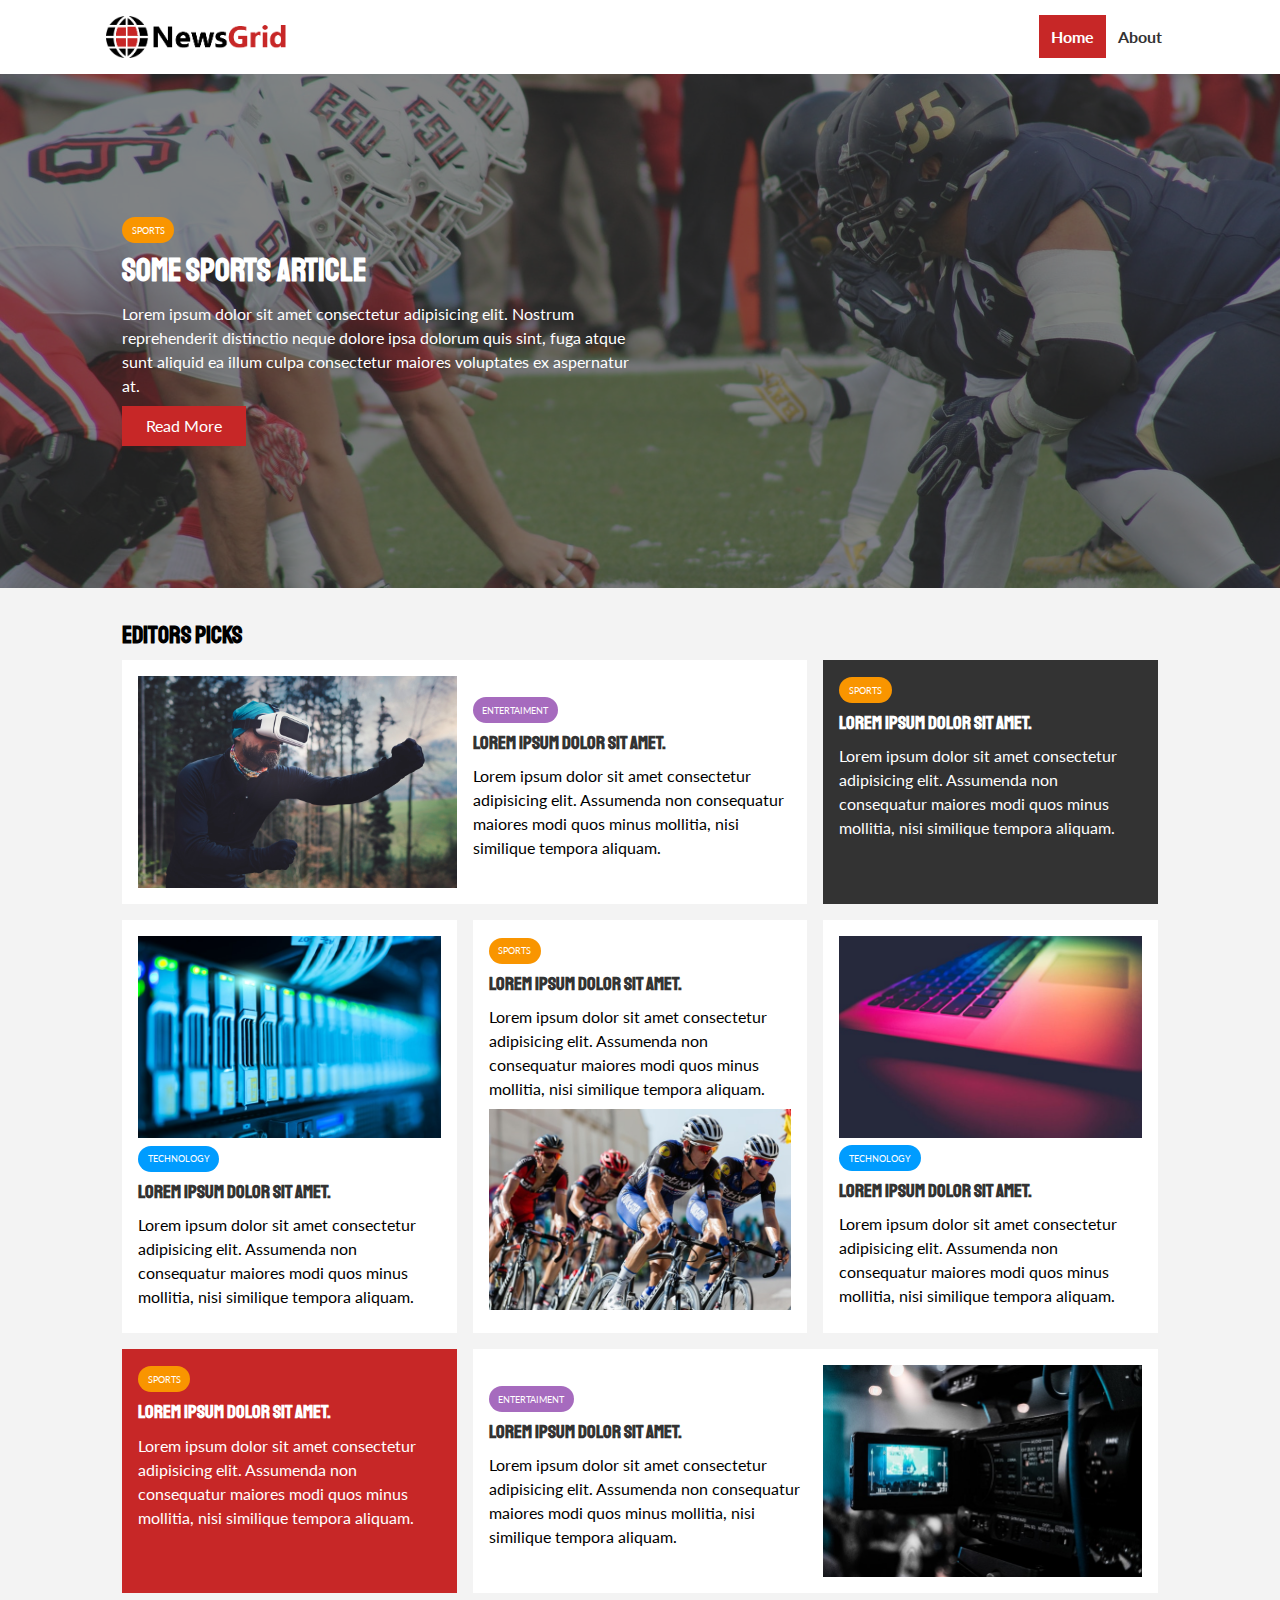
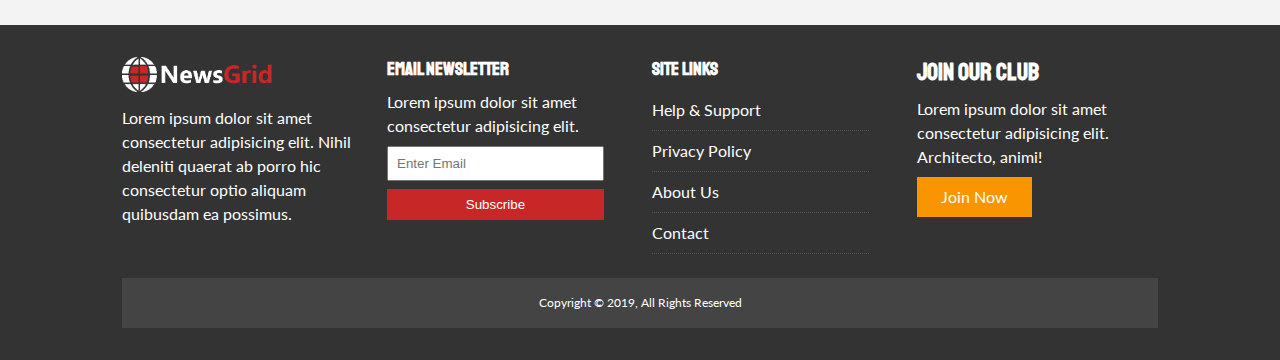
<file: index.html>
<!DOCTYPE html>
<html lang="en">
<head>
  <meta charset="UTF-8">
  <meta name="viewport" content="width=device-width, initial-scale=1.0">
  <meta http-equiv="X-UA-Compatible" content="ie=edge">
  <link rel="stylesheet" href="https://use.fontawesome.com/releases/v5.7.2/css/all.css" integrity="sha384-fnmOCqbTlWIlj8LyTjo7mOUStjsKC4pOpQbqyi7RrhN7udi9RwhKkMHpvLbHG9Sr" crossorigin="anonymous">
  <link href="https://fonts.googleapis.com/css?family=Lato|Staatliches" rel="stylesheet">
  <link rel="stylesheet" href="css/style.css">
  <link rel="stylesheet" media="screen and (max-width: 768px)" href="css/mobile.css">
  <link rel="shortcut icon" type="image/x-icon" href="favicon.ico">
  <title>News Grid | Latest News</title>
</head>
<body>
  <nav id="main-nav">
    <div class="container">
      <img src="img/logo.png" alt="News Grid" class="logo">
      <div class="social">
        <!-- fa-2x делает иконки больше в два раза -->
        <a href="http://facebook.com" target="_blank"><i class="fab fa-facebook fa-2x"></i></a>
        <a href="http://twitter.com" target="_blank"><i class="fab fa-twitter fa-2x"></i></a>
        <a href="http://instagram.com" target="_blank"><i class="fab fa-instagram fa-2x"></i></a>
        <a href="http://youtube.com" target="_blank"><i class="fab fa-youtube fa-2x"></i></a>
      </div>
      <ul>
        <li><a class="current" href="index.html">Home</a></li>
        <li><a href="about.html">About</a></li>
      </ul>
    </div>
  </nav>

  <!-- Showcase -->
  <header id="showcase">
    <div class="container">
      <div class="showcase-container">
        <div class="showcase-content">
          <div class="category category-sports">Sports</div>
          <h1>Some sports article</h1>
          <p>Lorem ipsum dolor sit amet consectetur adipisicing elit. Nostrum reprehenderit distinctio neque dolore ipsa dolorum quis sint, fuga atque sunt aliquid ea illum culpa consectetur maiores voluptates ex aspernatur at.</p>
          <a href="article.html" class="btn btn-primary">Read More</a>
        </div>
      </div>
    </div>
  </header>

  <!-- Home Articles-->
  <section id="home-articles" class="py-2">
    <div class="container">
        <h2>Editors Picks</h2>
        <!-- grid within a grid -->
        <div class="articles-container">
          <article class="card">
            <img src="img/articles/ent1.jpg" alt="">
            <div>
              <div class="category category-ent">Entertaiment</div>
              <h3>
                <a href="article.html">Lorem ipsum dolor sit amet.</a>
              </h3>
              <p>Lorem ipsum dolor sit amet consectetur adipisicing elit. Assumenda non consequatur maiores modi quos minus mollitia, nisi similique tempora aliquam.</p>
            </div>
          </article>

          <article class="card bg-dark">
            <div class="category category-sports">Sports</div>
            <h3>
              <a href="article.html">Lorem ipsum dolor sit amet.</a>
            </h3>
            <p>Lorem ipsum dolor sit amet consectetur adipisicing elit. Assumenda non consequatur maiores modi quos minus mollitia, nisi similique tempora aliquam.</p>
          </article>

          <article class="card">
            <img src="img/articles/tech1.jpg" alt="">
            <div class="category category-tech">Technology</div>
            <h3>
              <a href="article.html">Lorem ipsum dolor sit amet.</a>
            </h3>
            <p>Lorem ipsum dolor sit amet consectetur adipisicing elit. Assumenda non consequatur maiores modi quos minus mollitia, nisi similique tempora aliquam.</p>
          </article>

          <article class="card">
            <div class="category category-sports">Sports</div>
            <h3>
              <a href="article.html">Lorem ipsum dolor sit amet.</a>
            </h3>
            <p>Lorem ipsum dolor sit amet consectetur adipisicing elit. Assumenda non consequatur maiores modi quos minus mollitia, nisi similique tempora aliquam.</p>
            <img src="img/articles/sports1.jpg" alt="">
          </article>

          <article class="card">
            <img src="img/articles/tech2.jpg" alt="">
            <div class="category category-tech">Technology</div>
            <h3>
              <a href="article.html">Lorem ipsum dolor sit amet.</a>
            </h3>
            <p>Lorem ipsum dolor sit amet consectetur adipisicing elit. Assumenda non consequatur maiores modi quos minus mollitia, nisi similique tempora aliquam.</p>
          </article>

          <article class="card bg-primary">
            <div class="category category-sports">Sports</div>
            <h3>
              <a href="article.html">Lorem ipsum dolor sit amet.</a>
            </h3>
            <p>Lorem ipsum dolor sit amet consectetur adipisicing elit. Assumenda non consequatur maiores modi quos minus mollitia, nisi similique tempora aliquam.</p>
          </article>

          <article class="card">
            <div>
              <div class="category category-ent">Entertaiment</div>
              <h3>
                <a href="article.html">Lorem ipsum dolor sit amet.</a>
              </h3>
              <p>Lorem ipsum dolor sit amet consectetur adipisicing elit. Assumenda non consequatur maiores modi quos minus mollitia, nisi similique tempora aliquam.</p>
            </div>
            <img src="img/articles/ent2.jpg" alt="">
          </article>
        </div>
    </div>
  </section>

  <!-- Footer -->
  <footer id="main-footer" class="py-2">
    <div class="container footer-container">
      <div>
        <img src="img/logo_light.png" alt="NewsGrid">
        <p>Lorem ipsum dolor sit amet consectetur adipisicing elit. Nihil deleniti quaerat ab porro hic consectetur optio aliquam quibusdam ea possimus.</p>
      </div>

      <div>
        <h3>Email Newsletter</h3>
        <p>Lorem ipsum dolor sit amet consectetur adipisicing elit.</p>            
        <form name="contact" method="POST" data-netlify="true">
          <input type="email" name="email" placeholder="Enter Email">
          <input type="submit" value="Subscribe" class="btn btn-primary">
        </form>   
      </div>

      <div>
        <h3>Site Links</h3>
        <ul class="list">
          <li><a href="#">Help & Support </a></li>
          <li><a href="#">Privacy Policy </a></li>
          <li><a href="#">About Us </a></li>
          <li><a href="#">Contact </a></li>
        </ul>
      </div>

      <div>
        <h2>Join our club</h2>
        <p>Lorem ipsum dolor sit amet consectetur adipisicing elit. Architecto, animi!</p>
        <a href="" class="btn btn-secondary">Join Now</a>
    </div>

      <div>
        <p>Copyright &copy; 2019, All Rights Reserved</p>
      </div>

  </footer>
</body>
</html>
</file>
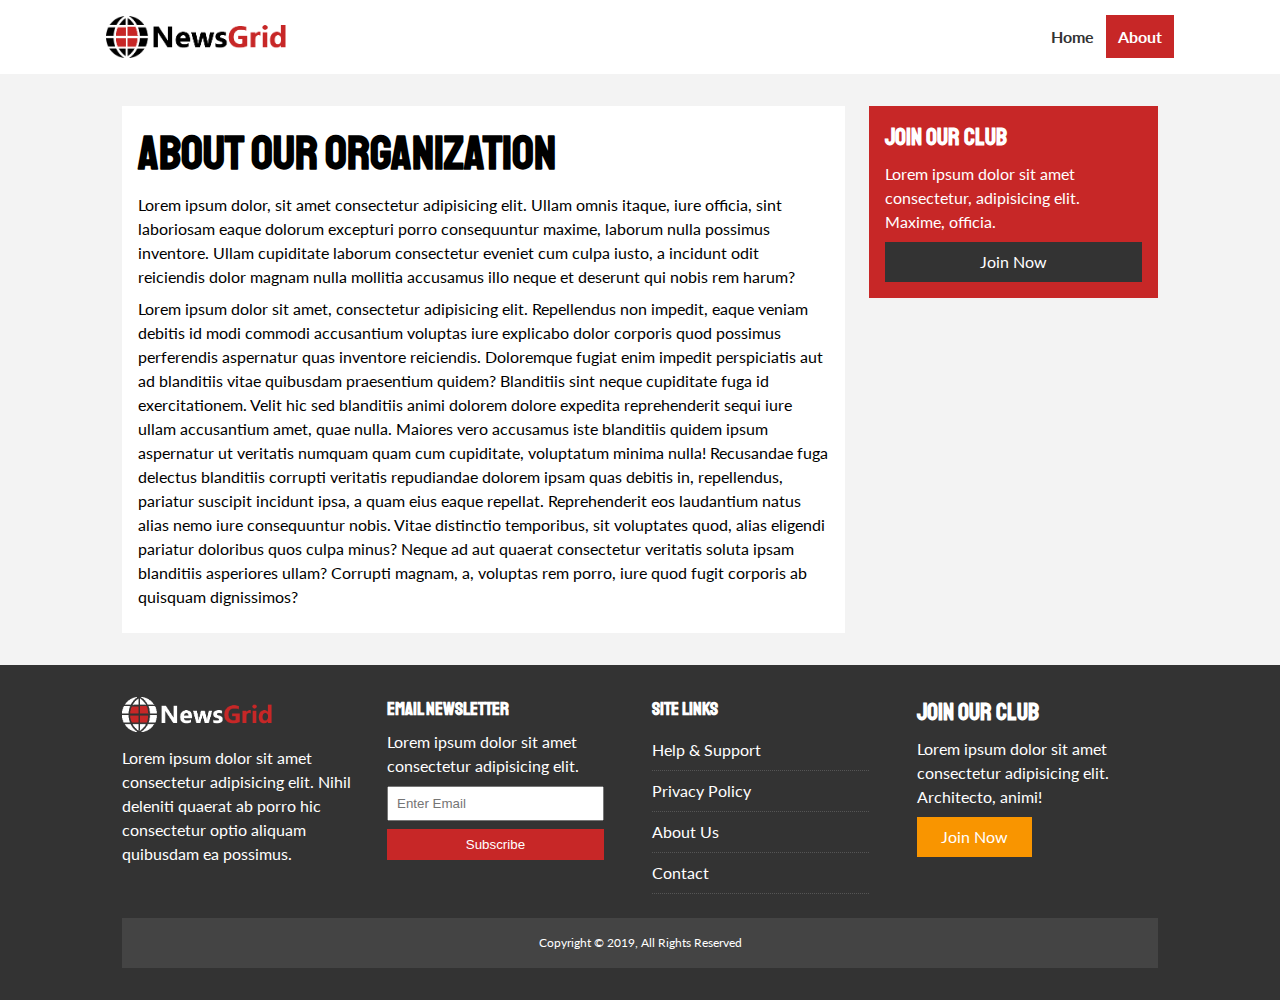
<file: about.html>
<!DOCTYPE html>
<html lang="en">
<head>
  <meta charset="UTF-8">
  <meta name="viewport" content="width=device-width, initial-scale=1.0">
  <meta http-equiv="X-UA-Compatible" content="ie=edge">
  <link rel="stylesheet" href="https://use.fontawesome.com/releases/v5.7.2/css/all.css" integrity="sha384-fnmOCqbTlWIlj8LyTjo7mOUStjsKC4pOpQbqyi7RrhN7udi9RwhKkMHpvLbHG9Sr" crossorigin="anonymous">
  <link href="https://fonts.googleapis.com/css?family=Lato|Staatliches" rel="stylesheet">
  <link rel="stylesheet" href="css/style.css">
  <link rel="stylesheet" media="screen and (max-width: 768px)" href="css/mobile.css">
  <link rel="shortcut icon" type="image/x-icon" href="favicon.ico">
  <title> News Grid | About</title>
</head>
<body>
  <!-- NavBar -->
  <nav id="main-nav">
    <div class="container">
      <img src="img/logo.png" alt="News Grid" class="logo">
      <div class="social">
        <!-- fa-2x делает иконки больше в два раза -->
        <a href="http://facebook.com" target="_blank"><i class="fab fa-facebook fa-2x"></i></a>
        <a href="http://twitter.com" target="_blank"><i class="fab fa-twitter fa-2x"></i></a>
        <a href="http://instagram.com" target="_blank"><i class="fab fa-instagram fa-2x"></i></a>
        <a href="http://youtube.com" target="_blank"><i class="fab fa-youtube fa-2x"></i></a>
      </div>
      <ul>
        <li><a href="index.html">Home</a></li>
        <li><a class="current" href="about.html">About</a></li>
      </ul>
    </div>
  </nav>

  <!-- Section, about -->
  <section id="about">
    <!-- container is used to align everything to the middle - делаем общий контейнер для всех дивов -->
    <div class="container">
      <div class="page-container">
        <article class="card">
          <h1 class="l-heading">About Our Organization</h1>
          <p>Lorem ipsum dolor, sit amet consectetur adipisicing elit. Ullam omnis itaque, iure officia, sint laboriosam eaque dolorum excepturi porro consequuntur maxime, laborum nulla possimus inventore. Ullam cupiditate laborum consectetur eveniet cum culpa iusto, a incidunt odit reiciendis dolor magnam nulla mollitia accusamus illo neque et deserunt qui nobis rem harum?</p>
          <p>Lorem ipsum dolor sit amet, consectetur adipisicing elit. Repellendus non impedit, eaque veniam debitis id modi commodi accusantium voluptas iure explicabo dolor corporis quod possimus perferendis aspernatur quas inventore reiciendis. Doloremque fugiat enim impedit perspiciatis aut ad blanditiis vitae quibusdam praesentium quidem? Blanditiis sint neque cupiditate fuga id exercitationem. Velit hic sed blanditiis animi dolorem dolore expedita reprehenderit sequi iure ullam accusantium amet, quae nulla. Maiores vero accusamus iste blanditiis quidem ipsum aspernatur ut veritatis numquam quam cum cupiditate, voluptatum minima nulla! Recusandae fuga delectus blanditiis corrupti veritatis repudiandae dolorem ipsam quas debitis in, repellendus, pariatur suscipit incidunt ipsa, a quam eius eaque repellat. Reprehenderit eos laudantium natus alias nemo iure consequuntur nobis. Vitae distinctio temporibus, sit voluptates quod, alias eligendi pariatur doloribus quos culpa minus? Neque ad aut quaerat consectetur veritatis soluta ipsam blanditiis asperiores ullam? Corrupti magnam, a, voluptas rem porro, iure quod fugit corporis ab quisquam dignissimos?</p>
        </article>

  <!-- Section, aside - это сбоку форма для присоединения в клуб - Join our club -->
        <aside class="card bg-primary">
          <h2>Join Our Club</h2>
          <p>Lorem ipsum dolor sit amet consectetur, adipisicing elit. Maxime, officia.</p>
          <a href="" class="btn bg-dark btn-block">Join Now</a>
        </aside>
      </div>
    </div>
  </section>

   <!-- Footer -->
  <footer id="main-footer" class="py-2">
    <div class="container footer-container">
      <div>
        <img src="img/logo_light.png" alt="NewsGrid">
        <p>Lorem ipsum dolor sit amet consectetur adipisicing elit. Nihil deleniti quaerat ab porro hic consectetur optio aliquam quibusdam ea possimus.</p>
      </div>

      <div>
        <h3>Email Newsletter</h3>
        <p>Lorem ipsum dolor sit amet consectetur adipisicing elit.</p>            
        <form name="contact" method="POST" data-netlify="true">
          <input type="email" name="email" placeholder="Enter Email">
          <input type="submit" value="Subscribe" class="btn btn-primary">
        </form>     
      </div>

      <div>
        <h3>Site Links</h3>
        <ul class="list">
          <li><a href="#">Help & Support </a></li>
          <li><a href="#">Privacy Policy </a></li>
          <li><a href="#">About Us </a></li>
          <li><a href="#">Contact </a></li>
        </ul>
      </div>

      <div>
        <h2>Join our club</h2>
        <p>Lorem ipsum dolor sit amet consectetur adipisicing elit. Architecto, animi!</p>
        <a href="" class="btn btn-secondary">Join Now</a>
    </div>

      <div>
        <p>Copyright &copy; 2019, All Rights Reserved</p>
      </div>

  </footer>
</body>
</html>
</file>
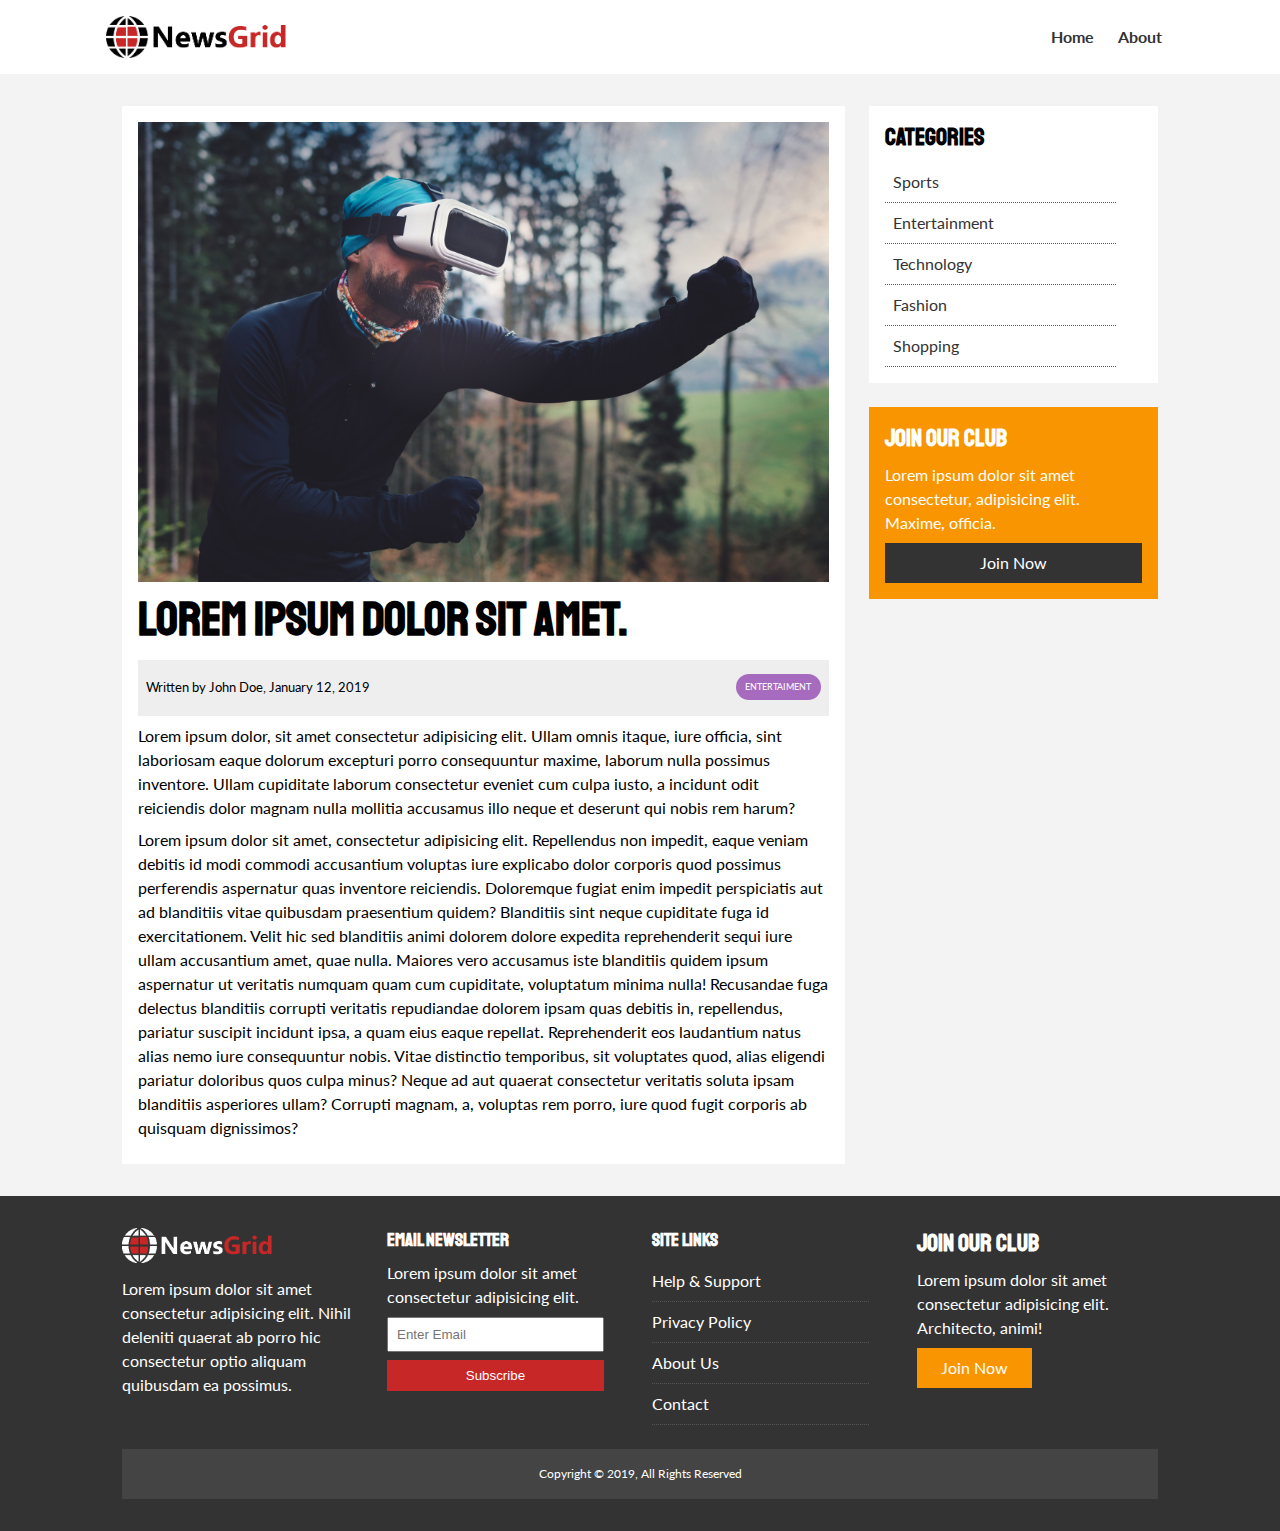
<file: article.html>
<!DOCTYPE html>
<html lang="en">
<head>
  <meta charset="UTF-8">
  <meta name="viewport" content="width=device-width, initial-scale=1.0">
  <meta http-equiv="X-UA-Compatible" content="ie=edge">
  <link rel="stylesheet" href="https://use.fontawesome.com/releases/v5.7.2/css/all.css" integrity="sha384-fnmOCqbTlWIlj8LyTjo7mOUStjsKC4pOpQbqyi7RrhN7udi9RwhKkMHpvLbHG9Sr" crossorigin="anonymous">
  <link href="https://fonts.googleapis.com/css?family=Lato|Staatliches" rel="stylesheet">
  <link rel="stylesheet" href="css/style.css">
  <link rel="stylesheet" media="screen and (max-width: 768px)" href="css/mobile.css">
  <link rel="shortcut icon" type="image/x-icon" href="favicon.ico">
  <title> News Grid | Latest News</title>
</head>
<body>
  <!-- NavBar -->
  <nav id="main-nav">
    <div class="container">
      <img src="img/logo.png" alt="News Grid" class="logo">
      <div class="social">
        <!-- fa-2x делает иконки больше в два раза -->
        <a href="http://facebook.com" target="_blank"><i class="fab fa-facebook fa-2x"></i></a>
        <a href="http://twitter.com" target="_blank"><i class="fab fa-twitter fa-2x"></i></a>
        <a href="http://instagram.com" target="_blank"><i class="fab fa-instagram fa-2x"></i></a>
        <a href="http://youtube.com" target="_blank"><i class="fab fa-youtube fa-2x"></i></a>
      </div>
      <ul>
        <li><a href="index.html">Home</a></li>
        <li><a href="about.html">About</a></li>
      </ul>
    </div>
  </nav>

  <!-- Section, main article -->
  <section id="article">
    <!-- container is used to align everything to the middle - делаем общий контейнер для всех дивов -->
    <div class="container">
      <div class="page-container">
        <article class="card">
          <img src="img/articles/ent1.jpg" alt="">
          <h1 class="l-heading">Lorem ipsum dolor sit amet.</h1>
          <div class="meta">
            <small>
              <i class="fas fa-user"></i>Written by John Doe, January 12, 2019
            </small>
            <div class="category category-ent">Entertaiment</div>
          </div>
          <p>Lorem ipsum dolor, sit amet consectetur adipisicing elit. Ullam omnis itaque, iure officia, sint laboriosam eaque dolorum excepturi porro consequuntur maxime, laborum nulla possimus inventore. Ullam cupiditate laborum consectetur eveniet cum culpa iusto, a incidunt odit reiciendis dolor magnam nulla mollitia accusamus illo neque et deserunt qui nobis rem harum?</p>
          <p>Lorem ipsum dolor sit amet, consectetur adipisicing elit. Repellendus non impedit, eaque veniam debitis id modi commodi accusantium voluptas iure explicabo dolor corporis quod possimus perferendis aspernatur quas inventore reiciendis. Doloremque fugiat enim impedit perspiciatis aut ad blanditiis vitae quibusdam praesentium quidem? Blanditiis sint neque cupiditate fuga id exercitationem. Velit hic sed blanditiis animi dolorem dolore expedita reprehenderit sequi iure ullam accusantium amet, quae nulla. Maiores vero accusamus iste blanditiis quidem ipsum aspernatur ut veritatis numquam quam cum cupiditate, voluptatum minima nulla! Recusandae fuga delectus blanditiis corrupti veritatis repudiandae dolorem ipsam quas debitis in, repellendus, pariatur suscipit incidunt ipsa, a quam eius eaque repellat. Reprehenderit eos laudantium natus alias nemo iure consequuntur nobis. Vitae distinctio temporibus, sit voluptates quod, alias eligendi pariatur doloribus quos culpa minus? Neque ad aut quaerat consectetur veritatis soluta ipsam blanditiis asperiores ullam? Corrupti magnam, a, voluptas rem porro, iure quod fugit corporis ab quisquam dignissimos?</p>
        </article>

        <aside id="categories" class="card">
          <h2>Categories</h2>
          <ul class="list">
            <li><a href="#"><i class="fas fa-chevron-right"></i>Sports</a></li>
            <li><a href="#"><i class="fas fa-chevron-right"></i>Entertainment</a></li>
            <li><a href="#"><i class="fas fa-chevron-right"></i>Technology</a></li>
            <li><a href="#"><i class="fas fa-chevron-right"></i>Fashion</a></li>
            <li><a href="#"><i class="fas fa-chevron-right"></i>Shopping</a></li>
          </ul>
        </aside>
  <!-- Section, aside - это сбоку форма для присоединения в клуб - Join our club -->
        <aside class="card bg-secondary">
          <h2>Join Our Club</h2>
          <p>Lorem ipsum dolor sit amet consectetur, adipisicing elit. Maxime, officia.</p>
          <a href="" class="btn bg-dark btn-block">Join Now</a>
        </aside>
      </div>
    </div>
  </section>

   <!-- Footer -->
  <footer id="main-footer" class="py-2">
    <div class="container footer-container">
      <div>
        <img src="img/logo_light.png" alt="NewsGrid">
        <p>Lorem ipsum dolor sit amet consectetur adipisicing elit. Nihil deleniti quaerat ab porro hic consectetur optio aliquam quibusdam ea possimus.</p>
      </div>

      <div>
        <h3>Email Newsletter</h3>
        <p>Lorem ipsum dolor sit amet consectetur adipisicing elit.</p>            
        <form name="contact" method="POST" data-netlify="true">
          <input type="email" name="email" placeholder="Enter Email">
          <input type="submit" value="Subscribe" class="btn btn-primary">
        </form>     
      </div>

      <div>
        <h3>Site Links</h3>
        <ul class="list">
          <li><a href="#">Help & Support </a></li>
          <li><a href="#">Privacy Policy </a></li>
          <li><a href="#">About Us </a></li>
          <li><a href="#">Contact </a></li>
        </ul>
      </div>

      <div>
        <h2>Join our club</h2>
        <p>Lorem ipsum dolor sit amet consectetur adipisicing elit. Architecto, animi!</p>
        <a href="" class="btn btn-secondary">Join Now</a>
    </div>

      <div>
        <p>Copyright &copy; 2019, All Rights Reserved</p>
      </div>

  </footer>
</body>
</html>
</file>
<file: css/style.css>
:root {
  --primary-color: #c72727;
  --secondary-color: #f99500;
  --light-color: #f3f3f3;
  --dark-color: #333;
  --max-width: 1100px;
}

.category {
  --sports-color: #f99500;
  --ent-color: #a66bbe;
  --tech-color: #009cff;
}

* {
  margin: 0;
  padding: 0;
  box-sizing: border-box;
}

body {
  font-family: 'Lato', sans-serif;
  line-height: 1.5;
  background: var(--light-color);
}

a {
  color: #333;
  text-decoration: none;
}

ul {
  list-style: none;
}

p {
  margin: 0.5rem 0;
}

img {
  width: 100%;
}

h1, h2, h3, h4, h5, h6 {
  font-family: 'Staatliches', cursive;
  margin-bottom: .55rem;
  line-height: 1.3;
}

/* Utility */
.container {
  max-width: var(--max-width);
  margin: auto;
  padding: 0 2rem;
  overflow: hidden;
}

.category {
  display: inline-block;
  color: #fff;
  font-size: 0.55rem;
  text-transform: uppercase;
  padding: 0.4rem 0.6rem;
  border-radius: 15px;
  margin-bottom: 0.5rem;
}

.category-sports {background: var(--sports-color)}
.category-ent {background: var(--ent-color)}
.category-tech {background: var(--tech-color)}
  
.btn {
  display: inline-block;
  border: none; 
  color: #fff;
  padding: 0.5rem 1.5rem;
  /* margin-top: 30px; */
}

.btn-light { background: var(--light-color) }
.btn-primary { background: var(--primary-color) }
.btn-secondary { background: var(--secondary-color) }


.btn:hover {
  opacity: 0.9;
}

.btn-block {
  display: block;
  width: 100%;
  text-align: center;
}

.card {
  background: white;
  padding: 1rem;
}

/* добавляем template для фонов background */
.bg-dark {
  background: var(--dark-color);
  color: #fff;
}
.bg-primary {
  background: var(--primary-color);
  color: #fff;
}
.bg-secondary {
  background: var(--secondary-color);
  color: #fff;
}


.bg-dark h1,
.bg-dark h2,
.bg-dark h3,
.bg-dark a,
.bg-primary h1,
.bg-primary h2,
.bg-primary h3,
.bg-primary a,
.bg-secondary h1,
.bg-secondary h2,
.bg-secondary h3,
.bg-secondary a {
  color: #fff;
}


/* добавляем template для padding */
.py-1 { padding: 1.5rem 0}
.py-2 { padding: 2rem 0}
.py-3 { padding: 3rem 0}
/* добавляем также паддинг all of way around */
.p-1 { padding: 1.5rem}
.p-2 { padding: 2rem}
.p-3 { padding: 3rem}

.l-heading {
  font-size: 3rem;
}

.list li {
  padding: 0.5rem;
  border-bottom: #555 dotted 1px;
  width:90%;
  
}

/* Inner page grid container */
.page-container {
  display: grid;
  grid-template-columns: 5fr 2fr;
  margin: 2rem 0;
  grid-gap: 1.5rem;
}

.page-container > *:first-child {
  grid-row: 1 / span 3;
}

/* Navigation */
#main-nav {
  background: #fff;
  position: sticky;
  top: 0;
  z-index: 2;
}

#main-nav .container {
  display: grid;
  grid-template-columns: 6fr 3fr 2fr;
  padding: 1rem;
  align-items: center;
}

#main-nav .logo {
  width: 180px;
}

#main-nav ul {
  justify-self: end;
  display: flex;
}

#main-nav ul li a {
  padding: 0.75rem;
  font-weight: bold;
}

#main-nav ul li a.current {
  background: var(--primary-color);
  color: #fff;
}

#main-nav ul li a:hover {
  background: var(--light-color);
  color: var(--dark-color);
}

#main-nav .social {
  /* I want to put them in this in the middle so let's say justify self.
Because remember when we're aligning the actual item itself.
We use self.
If we're using the parent we can use like justify content a line items and so on. */
  justify-self: center;
}

#main-nav .social i {
  color: #777;
  margin-right: 0.5rem;
}



/* Showcase  - задаем картинку и текстб исплльзуем свойство бефор*/
#showcase h1 {
  text-transform: uppercase;
}

#showcase {
  color: #fff;
  background: #333;
  padding: 2rem;
  /*And that's important because the before Sol the before pseudo selector is gonna be position absolute. And remember if you position something absolute it is positioned inside inside of the first relative. Container so that we want that to be our showcase. */
  position: relative;
}

#showcase::before {
  content: '';
  background: url('../img/featured.jpg') no-repeat center center/cover;
  /* Let's position this absolute because we're basically laying this on top of the showcase.OK. So position absolute start at the top zero and the left zero. */
  position: absolute;
  top: 0;
  left: 0;
  width: 100%;
  height: 100%;
  opacity: 0.4;
} 
/* редактируем статью внутри контейнера Some sports article */
#showcase .showcase-container {
  display: grid;
  grid-template-columns: repeat(2, 1fr);
  justify-content: center;
  align-items: center;
  height: 50vh;
}

#showcase .showcase-content {
  z-index: 1;
}

/* Home Articles */
#home-articles .articles-container {
  display: grid;
  grid-template-columns: repeat(3, 1fr);
  grid-gap: 1rem;
}

/* редактируем 1 и последнюю статью */
#home-articles .articles-container > *:first-child, 
#home-articles .articles-container > *:last-child {
  display: grid;
  grid-template-columns: repeat(2, 1fr);
  grid-gap: 1rem;
  align-items: center;
  grid-column: 1 / span 2;
}

#home-articles .articles-container > *:last-child {
  grid-column: 2 / span 2;
}

#article .meta {
  display: flex;
  justify-content: space-between;
  align-items: center;
  background: #eee;
  padding: .5rem;
}

#article .meta .category {
  margin-top: 0.4rem;
}



/* Footer */
#main-footer  {
  background: var(--dark-color);
  color: #fff;
  /* padding: 2rem; */
  }

#main-footer img {
  width: 150px;
}

#main-footer a {
  color:#fff;
}

#main-footer .footer-container {
  display: grid;
  grid-template-columns: repeat(4, 1fr);
  grid-gap: 1.5rem;

  
  
}
/* 5 */
#main-footer .footer-container > *:last-child {
  background: #444;
  display: grid;
  grid-column: 1 / span 4;
  text-align: center;
  font-size: 12px;
  padding: 0.5rem;
  /* height: 10vh; */
  /* align-items: center;
  justify-content: center; */
  text-align: center;
  }
/* 2 */
  #main-footer .footer-container input[type='email'] {
    width: 90%;
    padding: 0.5rem;
    margin-bottom: 0.5rem;
  }

#main-footer .footer-container input[type='submit'] {
  width: 90%;
}
/* 3 */
#main-footer .list li {
  border-bottom: #555 dotted 1px;
  padding: .5rem 0;
  width: 90%;
}

#main-footer .list li a:hover {
  color: var(--primary-color);
}
</file>
<file: css/mobile.css>
/* Navigation */
/* выстраиваем все вертикально лого и кнопки хом и эбаутю Иконки соц сетей удаляем */
#main-nav .social {
  display: none;
}

#main-nav .container {
  grid-template-columns: 2fr;
  grid-gap: 1.2rem;
}

#main-nav ul,
#main-nav .logo {
  justify-self: center;
}

#main-nav ul li a {
  padding: .5rem;
}


/* Home-articles */
/* repeat (2, 1fr) - значит получить 2 столбца по равной  (1)*/
#home-articles .articles-container {
  grid-template-columns: repeat(2, 1fr);
  
}
/* первый и последний элемент имеют по два элемента, заставляем их быть одно колонкой, а не двумя */
#home-articles .articles-container > *:first-child, 
#home-articles .articles-container > *:last-child {
  grid-template-columns: 1fr;
  grid-column: 1;
}



@media(max-width:600px) {
  /* Stack grid items */
  #showcase .showcase-container,
  #home-articles .articles-container,
  #main-footer .footer-container {
    grid-template-columns: 1fr;
  }
/* дополнительно для футера должна отменить действие span */
  #main-footer .footer-container > *:last-child {
    grid-column: 1;
  }

  #main-footer .footer-container > * {
    border-bottom: #444 dotted 1px;
    padding-bottom: 1rem;
  }

  #main-footer .footer-container  > *:last-child,
  #main-footer .footer-container  > *:nth-child(3),
  #main-footer .footer-container  > *:nth-child(4) {
    border: none;
  }

  .page-container {
    grid-template-columns: 1fr;
    text-align: center;
  }

  .page-container > *:first-child {
    grid-row: 1;
  }
  
  .l-heading {
    font-size: 2rem;
  }
}
</file>
